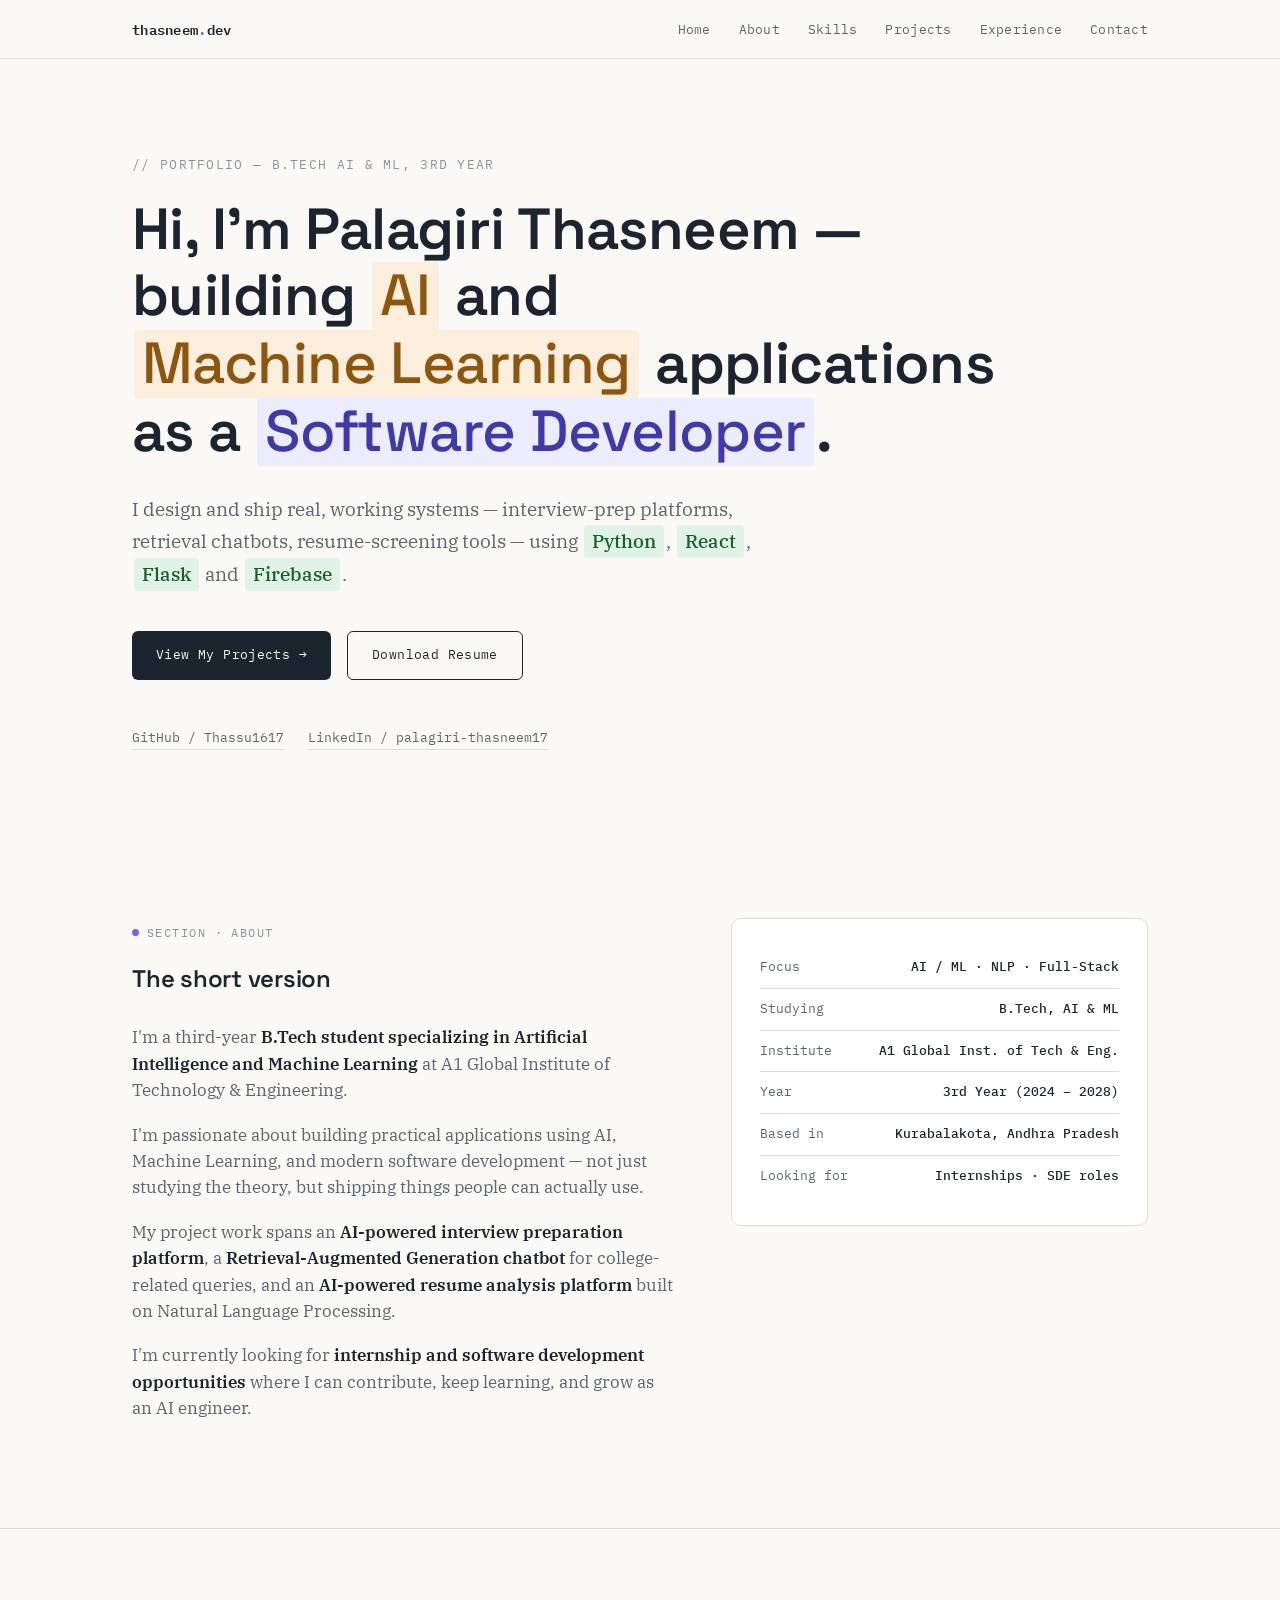
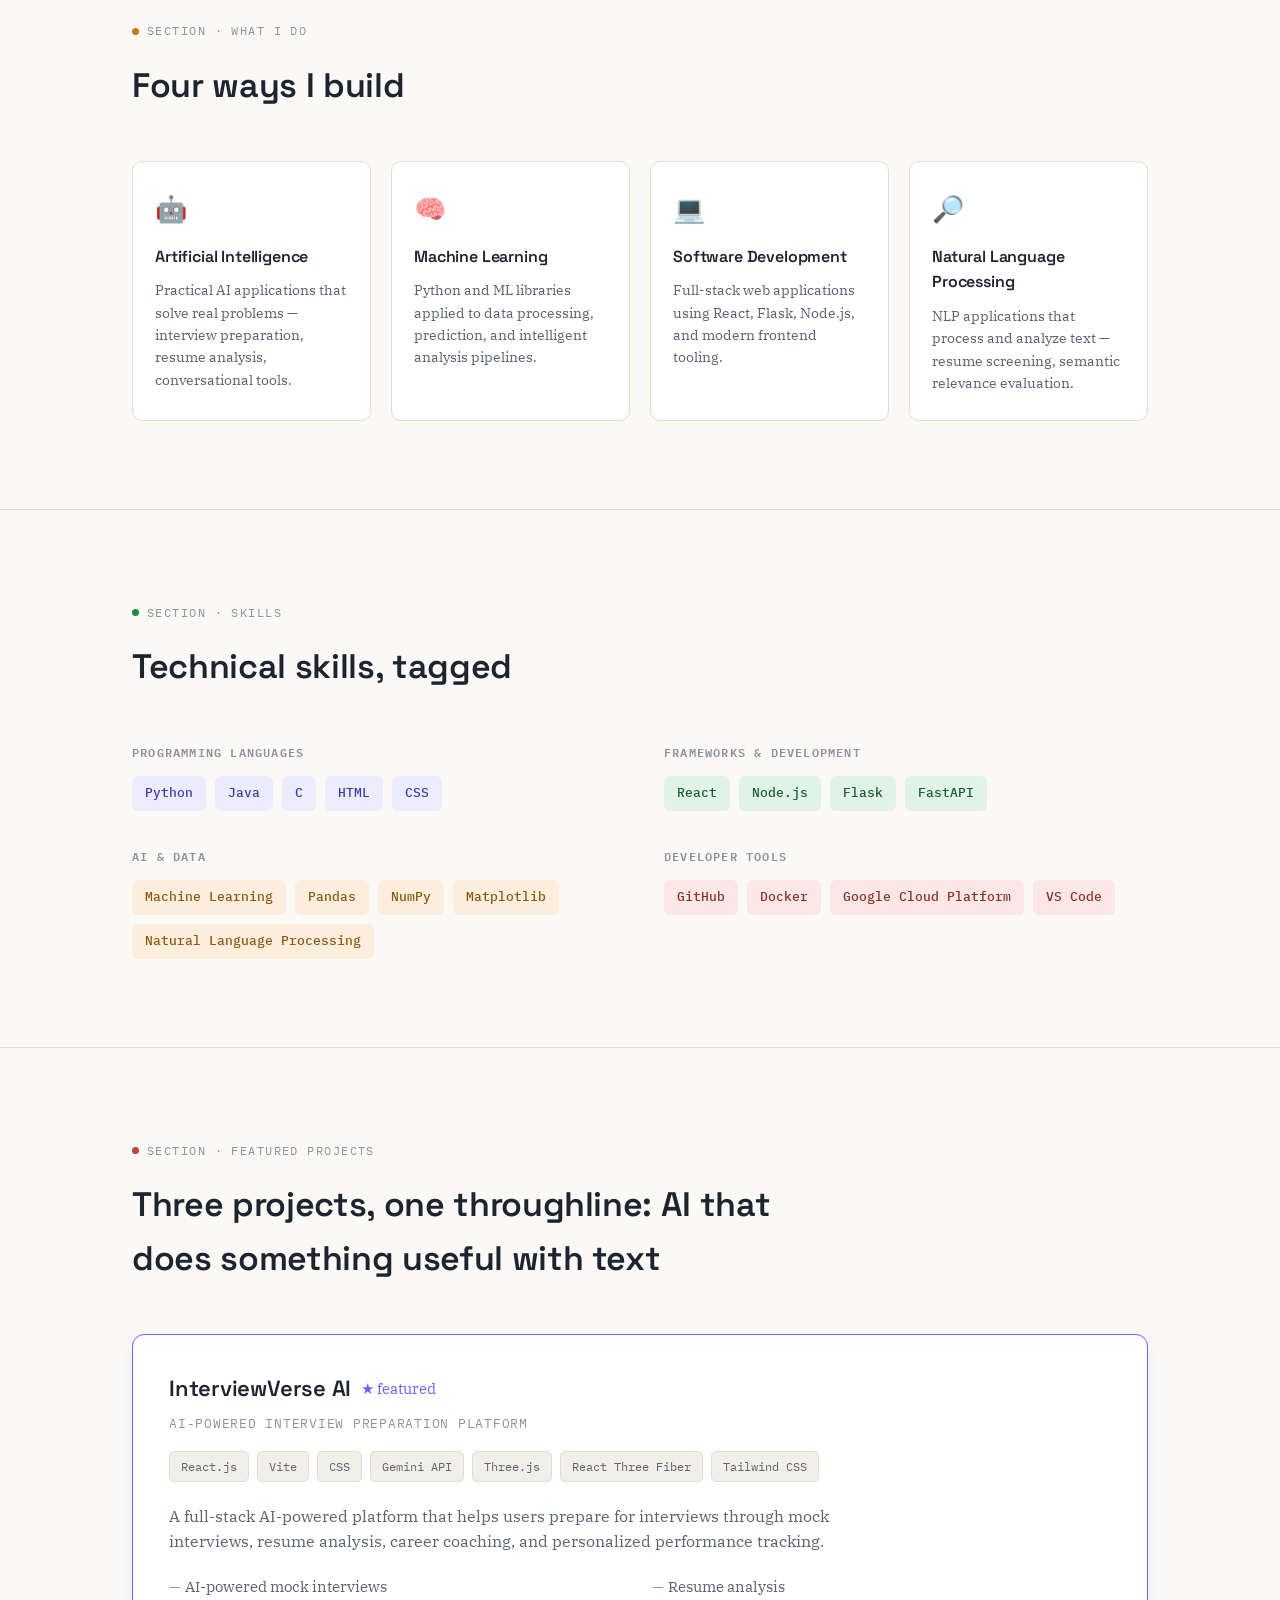
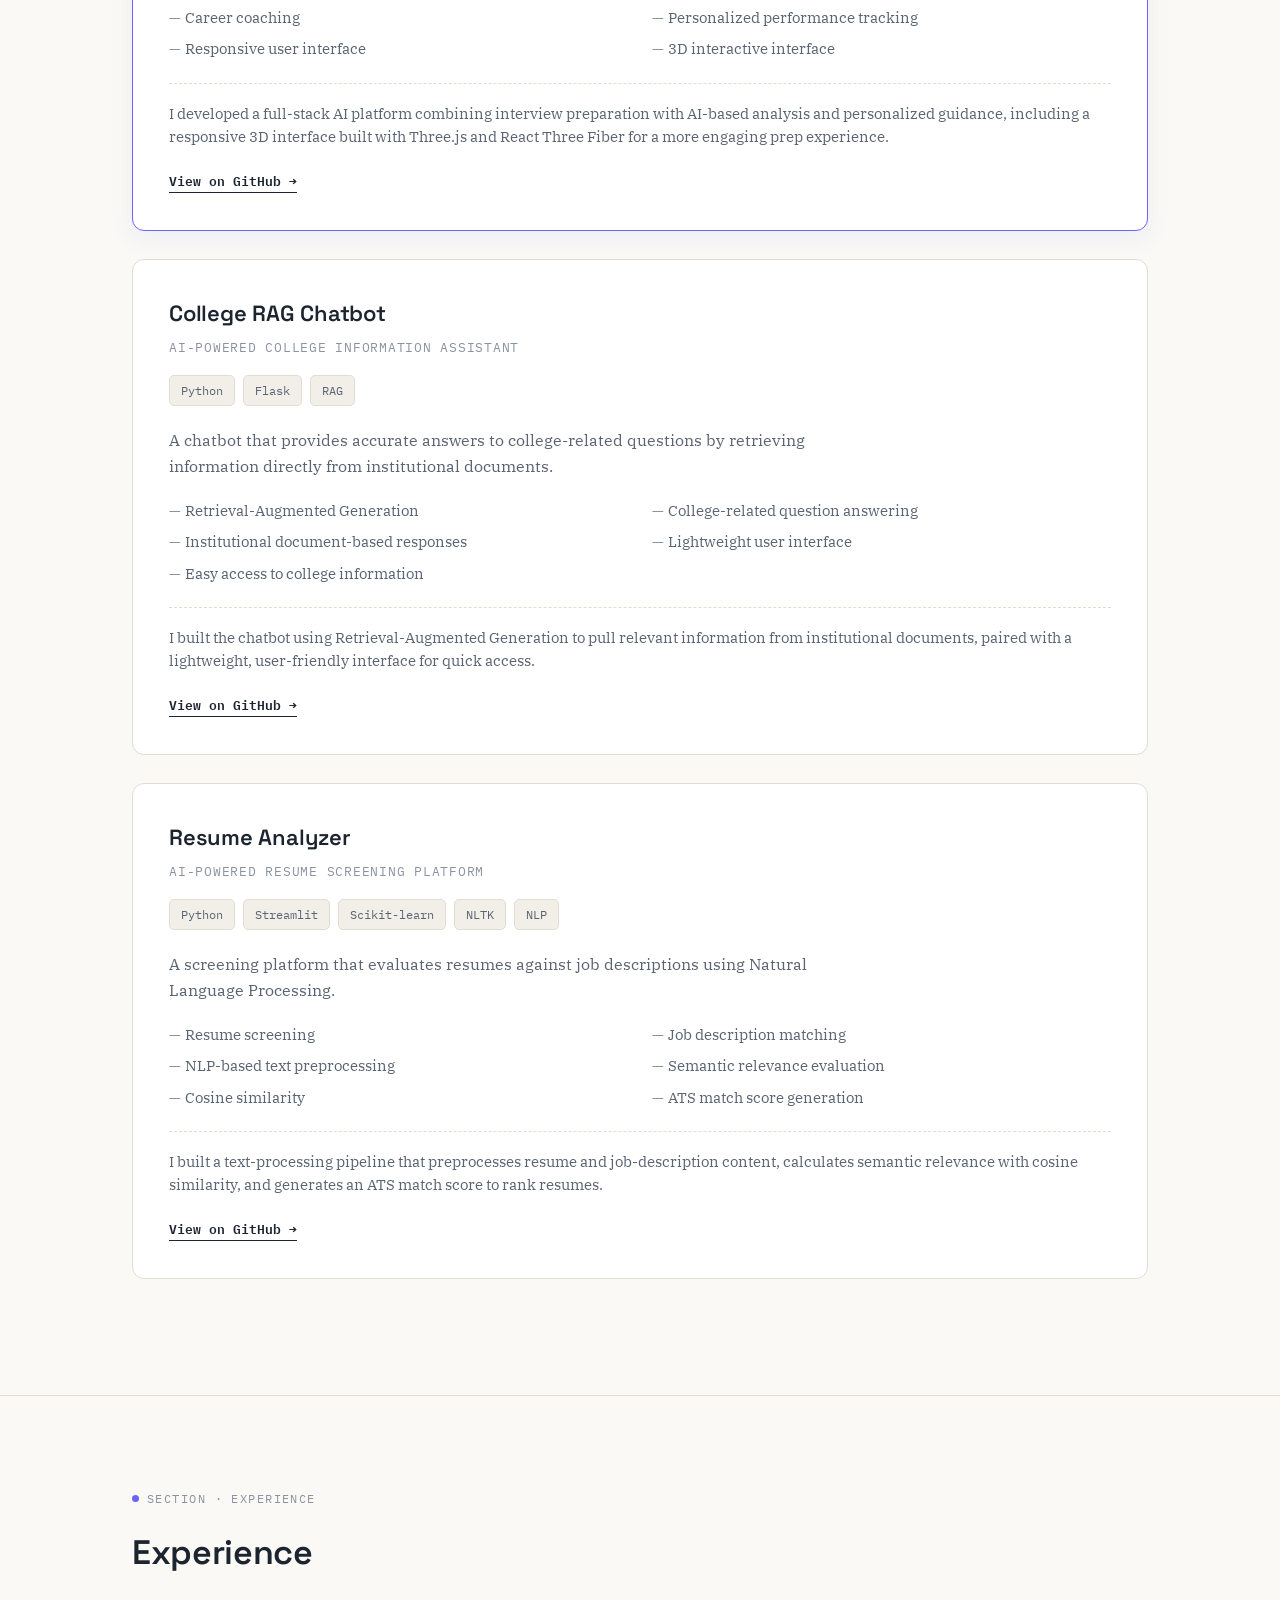
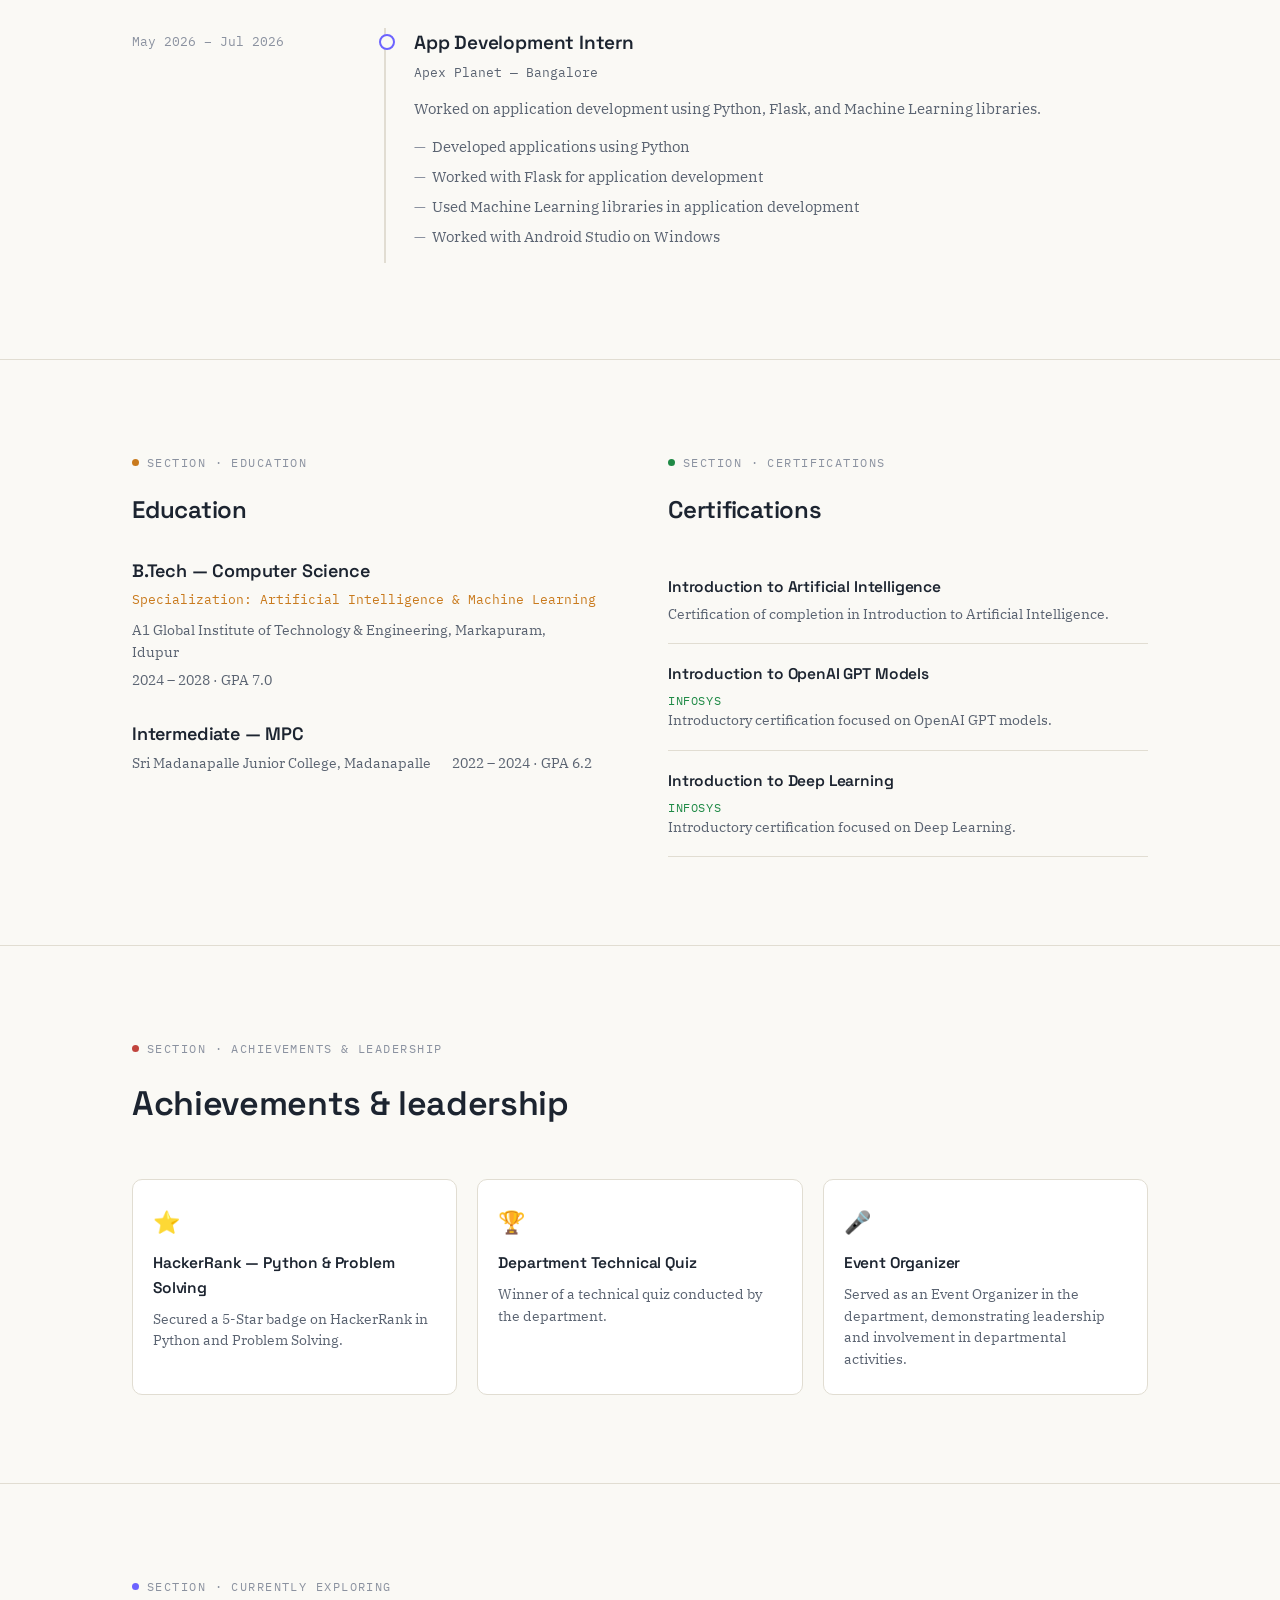
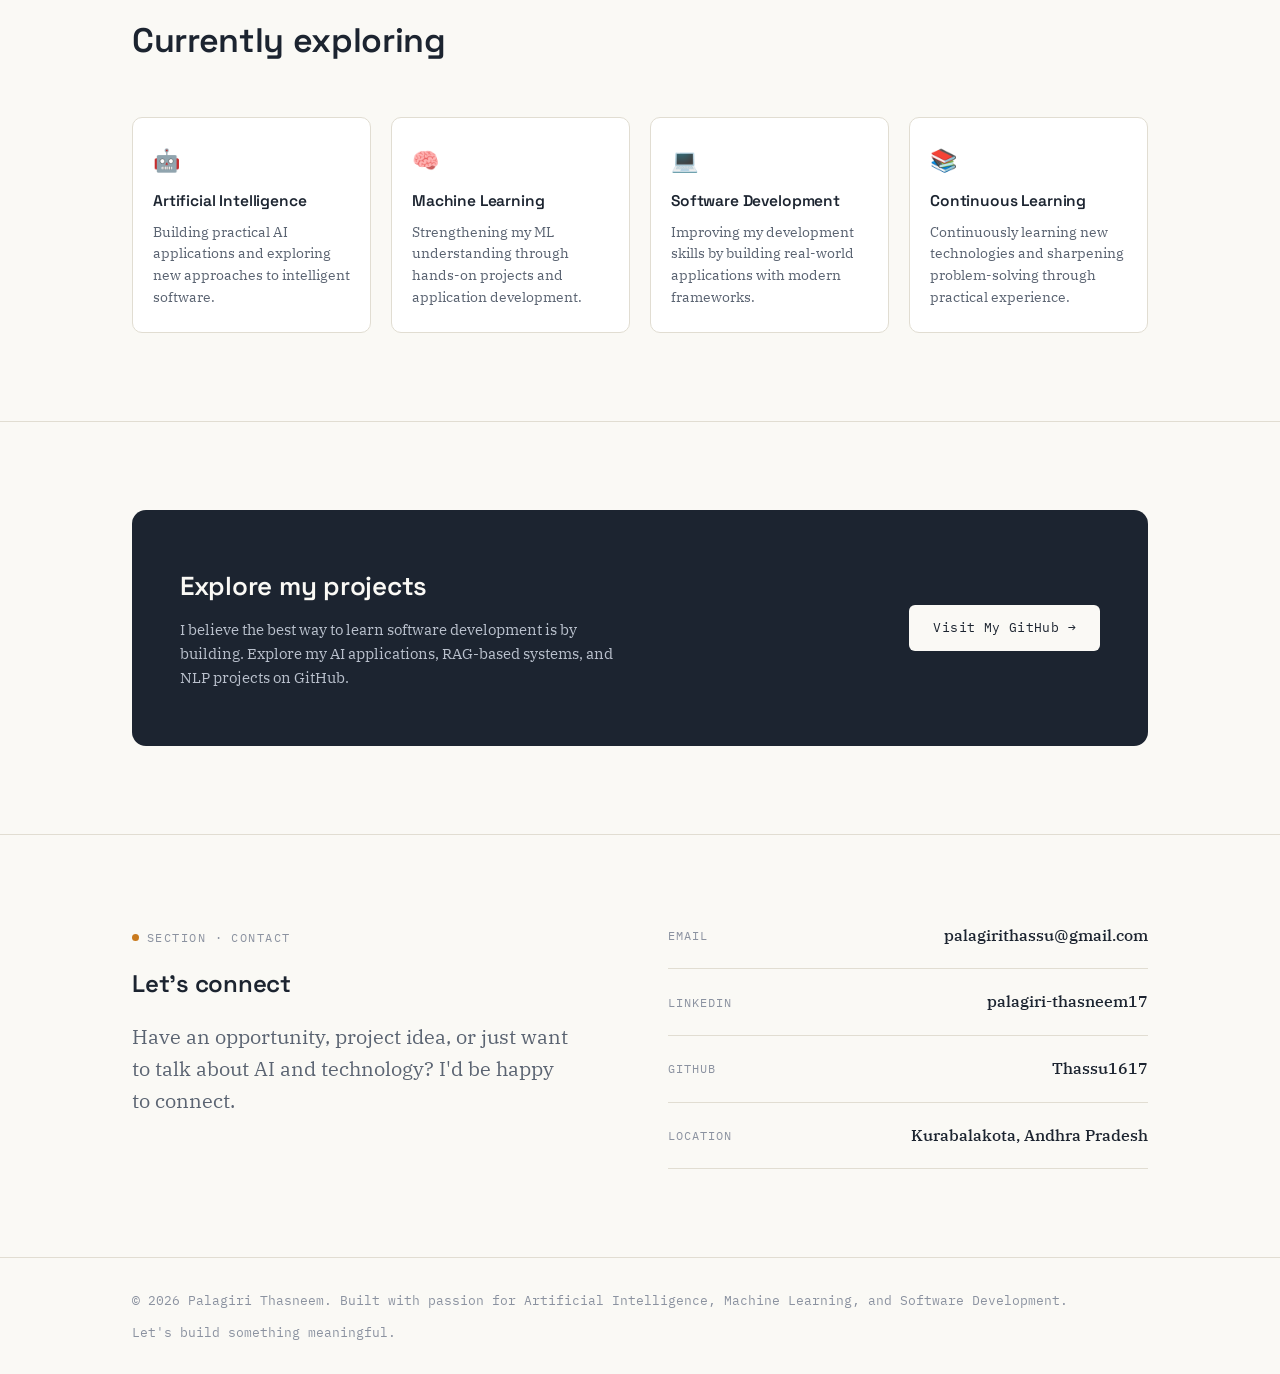
<file: Portfolio1/portfolio.html>
<!DOCTYPE html>
<html lang="en">
<head>
<meta charset="UTF-8">
<meta name="viewport" content="width=device-width, initial-scale=1.0">
<title>Palagiri Thasneem — AI & Machine Learning Student</title>
<link rel="preconnect" href="https://fonts.googleapis.com">
<link rel="preconnect" href="https://fonts.gstatic.com" crossorigin>
<link href="https://fonts.googleapis.com/css2?family=Space+Grotesk:wght@400;500;600;700&family=IBM+Plex+Serif:ital,wght@0,400;0,500;0,600;1,400&family=IBM+Plex+Mono:wght@400;500;600&display=swap" rel="stylesheet">
<style>
  :root{
    --paper:#FAF9F5;
    --paper-alt:#F1EFE8;
    --card:#FFFFFF;
    --ink:#1C2430;
    --ink-soft:#5B6472;
    --ink-faint:#8B92A0;
    --line:#E1DDD2;

    --role:#6C63FF;    --role-bg:#EDECFF;
    --tool:#1F8A46;    --tool-bg:#E1F3E6;
    --domain:#C97A1D;  --domain-bg:#FBEEDC;
    --proj:#C1443D;    --proj-bg:#FBE7E5;

    --font-display:'Space Grotesk', sans-serif;
    --font-body:'IBM Plex Serif', serif;
    --font-mono:'IBM Plex Mono', monospace;
  }

  *{margin:0;padding:0;box-sizing:border-box;}

  html{scroll-behavior:smooth;}

  body{
    background:var(--paper);
    color:var(--ink);
    font-family:var(--font-body);
    line-height:1.6;
    font-size:16px;
    -webkit-font-smoothing:antialiased;
  }

  a{color:inherit;text-decoration:none;}

  .wrap{max-width:1080px;margin:0 auto;padding:0 32px;}

  h1,h2,h3,h4{font-family:var(--font-display);font-weight:600;letter-spacing:-0.01em;color:var(--ink);}

  /* ---------- Entity tag motif ---------- */
  .ent{
    position:relative;
    display:inline-block;
    padding:1px 8px 2px;
    border-radius:4px;
    margin:0 2px;
    font-weight:500;
    white-space:nowrap;
  }
  .ent-label{display:none;}
  .ent-role{background:var(--role-bg);color:#3F3AA8;}
  .ent-tool{background:var(--tool-bg);color:#175E32;}
  .ent-domain{background:var(--domain-bg);color:#8C560F;}
  .ent-proj{background:var(--proj-bg);color:#8A2E29;}

  .ent{opacity:0;animation:tagIn 0.5s ease forwards;}
  @keyframes tagIn{
    from{opacity:0;transform:translateY(4px);}
    to{opacity:1;transform:translateY(0);}
  }

  .section-tag{
    display:inline-flex;
    align-items:center;
    gap:8px;
    font-family:var(--font-mono);
    font-size:12px;
    letter-spacing:0.12em;
    text-transform:uppercase;
    color:var(--ink-faint);
    margin-bottom:18px;
  }
  .section-tag .dot{width:7px;height:7px;border-radius:50%;display:inline-block;}

  /* ---------- Nav ---------- */
  nav{
    position:sticky;top:0;z-index:50;
    background:rgba(250,249,245,0.88);
    backdrop-filter:blur(8px);
    border-bottom:1px solid var(--line);
  }
  nav .wrap{
    display:flex;align-items:center;justify-content:space-between;
    padding:16px 32px;
  }
  .brand{font-family:var(--font-mono);font-size:14px;font-weight:600;letter-spacing:0.02em;}
  .brand .dot{color:var(--role);}
  .navlinks{display:flex;gap:28px;list-style:none;}
  .navlinks a{
    font-family:var(--font-mono);font-size:13px;color:var(--ink-soft);
    letter-spacing:0.02em;
    padding-bottom:2px;
    border-bottom:1px solid transparent;
    transition:border-color 0.2s, color 0.2s;
  }
  .navlinks a:hover{color:var(--ink);border-color:var(--role);}
  .nav-toggle{display:none;background:none;border:none;font-family:var(--font-mono);font-size:20px;color:var(--ink);cursor:pointer;}

  @media (max-width:760px){
    .navlinks{
      position:fixed;top:57px;left:0;right:0;
      background:var(--paper);border-bottom:1px solid var(--line);
      flex-direction:column;gap:0;
      max-height:0;overflow:hidden;
      transition:max-height 0.3s ease;
    }
    .navlinks.open{max-height:400px;}
    .navlinks a{display:block;padding:14px 32px;border-bottom:1px solid var(--line);}
    .nav-toggle{display:block;}
  }

  /* ---------- Hero ---------- */
  .hero{padding:96px 0 80px;background:var(--paper);}
  .hero .eyebrow{
    font-family:var(--font-mono);font-size:13px;color:var(--ink-faint);
    letter-spacing:0.1em;text-transform:uppercase;margin-bottom:22px;
  }
  .hero h1{
    font-size:clamp(36px,5.5vw,58px);
    line-height:1.12;
    max-width:900px;
    margin-bottom:28px;
  }
  .hero .lede{
    font-family:var(--font-body);
    font-size:19px;
    color:var(--ink-soft);
    max-width:640px;
    margin-bottom:40px;
  }
  .hero-actions{display:flex;gap:16px;flex-wrap:wrap;margin-bottom:48px;}
  .btn{
    font-family:var(--font-mono);font-size:13px;letter-spacing:0.03em;
    padding:13px 24px;border-radius:6px;
    display:inline-flex;align-items:center;gap:8px;
    transition:transform 0.15s ease, box-shadow 0.15s ease;
  }
  .btn-primary{background:var(--ink);color:var(--paper);}
  .btn-primary:hover{transform:translateY(-2px);box-shadow:0 6px 16px rgba(28,36,48,0.25);}
  .btn-outline{border:1px solid var(--ink);color:var(--ink);}
  .btn-outline:hover{transform:translateY(-2px);background:var(--ink);color:var(--paper);}

  .hero-links{display:flex;gap:24px;font-family:var(--font-mono);font-size:13px;color:var(--ink-soft);flex-wrap:wrap;}
  .hero-links a{border-bottom:1px solid var(--line);}
  .hero-links a:hover{color:var(--role);border-color:var(--role);}

  /* ---------- Section shell ---------- */
  section{padding:88px 0;border-top:1px solid var(--line);}
  section:first-of-type{border-top:none;}
  .section-head{margin-bottom:48px;}
  .section-head h2{font-size:clamp(26px,3.5vw,34px);max-width:640px;}

  /* ---------- About ---------- */
  .about-grid{display:grid;grid-template-columns:1.3fr 1fr;gap:56px;align-items:start;}
  .about-text p{margin-bottom:18px;color:var(--ink-soft);font-size:16.5px;max-width:560px;}
  .about-text strong{color:var(--ink);font-weight:600;}
  .about-card{
    background:var(--card);border:1px solid var(--line);border-radius:10px;
    padding:28px;font-family:var(--font-mono);font-size:13px;
  }
  .about-card .row{display:flex;justify-content:space-between;padding:10px 0;border-bottom:1px solid var(--line);color:var(--ink-soft);}
  .about-card .row:last-child{border-bottom:none;}
  .about-card .row span:last-child{color:var(--ink);font-weight:500;text-align:right;}

  @media (max-width:760px){.about-grid{grid-template-columns:1fr;}}

  /* ---------- What I do ---------- */
  .do-grid{display:grid;grid-template-columns:repeat(4,1fr);gap:20px;}
  .do-card{
    background:var(--card);border:1px solid var(--line);border-radius:10px;padding:26px 22px;
    transition:transform 0.2s ease, border-color 0.2s ease;
  }
  .do-card:hover{transform:translateY(-4px);border-color:var(--ink-faint);}
  .do-card .icon{font-size:26px;margin-bottom:14px;display:block;}
  .do-card h3{font-size:16px;margin-bottom:10px;}
  .do-card p{font-size:14px;color:var(--ink-soft);}
  @media (max-width:900px){.do-grid{grid-template-columns:1fr 1fr;}}
  @media (max-width:520px){.do-grid{grid-template-columns:1fr;}}

  /* ---------- Skills ---------- */
  .skills-groups{display:grid;grid-template-columns:1fr 1fr;gap:36px 48px;}
  .skill-group h4{
    font-family:var(--font-mono);font-size:12px;letter-spacing:0.1em;text-transform:uppercase;
    color:var(--ink-faint);margin-bottom:14px;font-weight:600;
  }
  .chip-row{display:flex;flex-wrap:wrap;gap:9px;}
  .chip{
    font-family:var(--font-mono);font-size:13px;padding:7px 13px;border-radius:6px;font-weight:500;
  }
  @media (max-width:700px){.skills-groups{grid-template-columns:1fr;}}

  /* ---------- Projects ---------- */
  .project-card{
    background:var(--card);border:1px solid var(--line);border-radius:12px;
    padding:36px;margin-bottom:28px;
  }
  .project-card.featured{border-color:var(--role);box-shadow:0 8px 24px rgba(108,99,255,0.08);}
  .project-top{display:flex;justify-content:space-between;align-items:flex-start;gap:20px;flex-wrap:wrap;margin-bottom:6px;}
  .project-title{display:flex;align-items:center;gap:10px;}
  .project-title h3{font-size:22px;}
  .star{color:var(--role);font-size:15px;}
  .project-sub{font-family:var(--font-mono);font-size:12.5px;color:var(--ink-faint);text-transform:uppercase;letter-spacing:0.06em;margin-bottom:18px;}
  .project-desc{color:var(--ink-soft);max-width:680px;margin-bottom:20px;font-size:16px;}
  .stack-row{display:flex;flex-wrap:wrap;gap:8px;margin-bottom:22px;}
  .stack-chip{
    font-family:var(--font-mono);font-size:12px;padding:5px 11px;border-radius:5px;
    background:var(--paper-alt);color:var(--ink-soft);border:1px solid var(--line);
  }
  .feat-list{list-style:none;display:grid;grid-template-columns:1fr 1fr;gap:8px 24px;margin-bottom:22px;}
  .feat-list li{font-size:14.5px;color:var(--ink-soft);padding-left:16px;position:relative;}
  .feat-list li::before{content:"—";position:absolute;left:0;color:var(--ink-faint);}
  .project-built{font-size:14.5px;color:var(--ink-soft);border-top:1px dashed var(--line);padding-top:18px;margin-bottom:20px;}
  .project-link{
    font-family:var(--font-mono);font-size:13px;font-weight:600;
    display:inline-flex;align-items:center;gap:6px;color:var(--ink);
    border-bottom:1px solid var(--ink);
  }
  .project-link:hover{color:var(--role);border-color:var(--role);}
  @media (max-width:600px){.feat-list{grid-template-columns:1fr;}}

  /* ---------- Experience timeline ---------- */
  .timeline-item{display:grid;grid-template-columns:220px 1fr;gap:32px;padding-bottom:8px;}
  .timeline-item .tl-date{font-family:var(--font-mono);font-size:13px;color:var(--ink-faint);padding-top:4px;}
  .tl-body{border-left:2px solid var(--line);padding-left:28px;position:relative;padding-bottom:8px;}
  .tl-body::before{
    content:"";position:absolute;left:-7px;top:6px;width:12px;height:12px;border-radius:50%;
    background:var(--paper);border:2px solid var(--role);
  }
  .tl-body h3{font-size:19px;margin-bottom:4px;}
  .tl-org{font-family:var(--font-mono);font-size:13px;color:var(--ink-soft);margin-bottom:14px;}
  .tl-body ul{list-style:none;}
  .tl-body li{font-size:15px;color:var(--ink-soft);padding-left:18px;position:relative;margin-bottom:6px;}
  .tl-body li::before{content:"—";position:absolute;left:0;color:var(--ink-faint);}
  @media (max-width:640px){.timeline-item{grid-template-columns:1fr;} .tl-date{padding-left:28px;}}

  /* ---------- Education & Certs ---------- */
  .split-grid{display:grid;grid-template-columns:1fr 1fr;gap:56px;}
  .edu-card{margin-bottom:28px;}
  .edu-card h3{font-size:18px;margin-bottom:4px;}
  .edu-card .field{color:var(--domain);font-family:var(--font-mono);font-size:13px;margin-bottom:8px;}
  .edu-card .meta{font-size:14px;color:var(--ink-soft);display:flex;justify-content:space-between;flex-wrap:wrap;gap:6px;max-width:460px;}
  .cert-card{padding:18px 0;border-bottom:1px solid var(--line);}
  .cert-card:first-child{padding-top:0;}
  .cert-card h4{font-size:15.5px;margin-bottom:4px;}
  .cert-card p{font-size:13.5px;color:var(--ink-soft);}
  .cert-card .provider{font-family:var(--font-mono);font-size:12px;color:var(--tool);text-transform:uppercase;letter-spacing:0.05em;}
  @media (max-width:760px){.split-grid{grid-template-columns:1fr;}}

  /* ---------- Achievements / Exploring ---------- */
  .achieve-grid,.explore-grid{display:grid;grid-template-columns:repeat(3,1fr);gap:20px;}
  .explore-grid{grid-template-columns:repeat(4,1fr);}
  .achieve-card,.explore-card{
    background:var(--card);border:1px solid var(--line);border-radius:10px;padding:24px 20px;
  }
  .achieve-card .icon,.explore-card .icon{font-size:22px;display:block;margin-bottom:12px;}
  .achieve-card h3,.explore-card h3{font-size:15.5px;margin-bottom:8px;}
  .achieve-card p,.explore-card p{font-size:13.5px;color:var(--ink-soft);}
  @media (max-width:900px){.achieve-grid{grid-template-columns:1fr 1fr;} .explore-grid{grid-template-columns:1fr 1fr;}}
  @media (max-width:520px){.achieve-grid,.explore-grid{grid-template-columns:1fr;}}

  /* ---------- GitHub CTA ---------- */
  .gh-band{
    background:var(--ink);color:var(--paper);border-radius:14px;padding:56px 48px;
    display:flex;justify-content:space-between;align-items:center;gap:32px;flex-wrap:wrap;
  }
  .gh-band h2{color:var(--paper);font-size:26px;max-width:480px;margin-bottom:10px;}
  .gh-band p{color:#B9C0CC;max-width:460px;font-size:15px;}
  .gh-band .btn-primary{background:var(--paper);color:var(--ink);}
  .gh-band .btn-primary:hover{box-shadow:0 6px 16px rgba(0,0,0,0.3);}

  /* ---------- Contact ---------- */
  .contact-grid{display:grid;grid-template-columns:1fr 1fr;gap:56px;}
  .contact-lede{font-size:20px;color:var(--ink-soft);max-width:440px;margin-bottom:0;}
  .contact-list{display:flex;flex-direction:column;gap:0;}
  .contact-row{
    display:flex;justify-content:space-between;align-items:center;
    padding:20px 0;border-bottom:1px solid var(--line);
  }
  .contact-row:first-child{padding-top:0;}
  .contact-row .label{font-family:var(--font-mono);font-size:12px;color:var(--ink-faint);text-transform:uppercase;letter-spacing:0.08em;}
  .contact-row .value{font-size:16px;font-weight:500;}
  .contact-row a.value:hover{color:var(--role);}
  @media (max-width:760px){.contact-grid{grid-template-columns:1fr;}}

  footer{border-top:1px solid var(--line);padding:32px 0;}
  footer .wrap{display:flex;justify-content:space-between;align-items:center;flex-wrap:wrap;gap:12px;}
  footer p{font-family:var(--font-mono);font-size:12.5px;color:var(--ink-faint);}

  @media (prefers-reduced-motion: reduce){
    *{animation-duration:0.001ms !important;animation-iteration-count:1 !important;transition-duration:0.001ms !important;}
    html{scroll-behavior:auto;}
  }

  :focus-visible{outline:2px solid var(--role);outline-offset:3px;}
</style>
</head>
<body>

<nav>
  <div class="wrap">
    <a href="#home" class="brand">thasneem<span class="dot">.</span>dev</a>
    <button class="nav-toggle" id="navToggle" aria-label="Toggle menu">☰</button>
    <ul class="navlinks" id="navLinks">
      <li><a href="#home">Home</a></li>
      <li><a href="#about">About</a></li>
      <li><a href="#skills">Skills</a></li>
      <li><a href="#projects">Projects</a></li>
      <li><a href="#experience">Experience</a></li>
      <li><a href="#contact">Contact</a></li>
    </ul>
  </div>
</nav>

<!-- HERO -->
<header class="hero" id="home">
  <div class="wrap">
    <div class="eyebrow">// Portfolio — B.Tech AI &amp; ML, 3rd Year</div>
    <h1 id="heroLine">
      Hi, I'm Palagiri Thasneem — building
      <span class="ent ent-domain">AI</span> and
      <span class="ent ent-domain">Machine Learning</span>
      applications as a
      <span class="ent ent-role">Software Developer</span>.
    </h1>
    <p class="lede">I design and ship real, working systems — interview-prep platforms, retrieval chatbots, resume-screening tools — using
      <span class="ent ent-tool">Python</span>,
      <span class="ent ent-tool">React</span>,
      <span class="ent ent-tool">Flask</span> and
      <span class="ent ent-tool">Firebase</span>.
    </p>
    <div class="hero-actions">
      <a href="#projects" class="btn btn-primary">View My Projects →</a>
      <a href="#" class="btn btn-outline" id="resumeBtn">Download Resume</a>
    </div>
    <div class="hero-links">
      <a href="https://github.com/Thassu1617" target="_blank" rel="noopener">GitHub / Thassu1617</a>
      <a href="https://www.linkedin.com/in/palagiri-thasneem17" target="_blank" rel="noopener">LinkedIn / palagiri-thasneem17</a>
    </div>
  </div>
</header>

<!-- ABOUT -->
<section id="about">
  <div class="wrap">
    <div class="about-grid">
      <div class="about-text">
        <div class="section-tag"><span class="dot" style="background:var(--role)"></span>section · about</div>
        <h2 style="margin-bottom:26px;">The short version</h2>
        <p>I'm a third-year <strong>B.Tech student specializing in Artificial Intelligence and Machine Learning</strong> at A1 Global Institute of Technology &amp; Engineering.</p>
        <p>I'm passionate about building practical applications using AI, Machine Learning, and modern software development — not just studying the theory, but shipping things people can actually use.</p>
        <p>My project work spans an <strong>AI-powered interview preparation platform</strong>, a <strong>Retrieval-Augmented Generation chatbot</strong> for college-related queries, and an <strong>AI-powered resume analysis platform</strong> built on Natural Language Processing.</p>
        <p>I'm currently looking for <strong>internship and software development opportunities</strong> where I can contribute, keep learning, and grow as an AI engineer.</p>
      </div>
      <div class="about-card">
        <div class="row"><span>Focus</span><span>AI / ML · NLP · Full-Stack</span></div>
        <div class="row"><span>Studying</span><span>B.Tech, AI &amp; ML</span></div>
        <div class="row"><span>Institute</span><span>A1 Global Inst. of Tech &amp; Eng.</span></div>
        <div class="row"><span>Year</span><span>3rd Year (2024 – 2028)</span></div>
        <div class="row"><span>Based in</span><span>Kurabalakota, Andhra Pradesh</span></div>
        <div class="row"><span>Looking for</span><span>Internships · SDE roles</span></div>
      </div>
    </div>
  </div>
</section>

<!-- WHAT I DO -->
<section id="what">
  <div class="wrap">
    <div class="section-head">
      <div class="section-tag"><span class="dot" style="background:var(--domain)"></span>section · what i do</div>
      <h2>Four ways I build</h2>
    </div>
    <div class="do-grid">
      <div class="do-card">
        <span class="icon">🤖</span>
        <h3>Artificial Intelligence</h3>
        <p>Practical AI applications that solve real problems — interview preparation, resume analysis, conversational tools.</p>
      </div>
      <div class="do-card">
        <span class="icon">🧠</span>
        <h3>Machine Learning</h3>
        <p>Python and ML libraries applied to data processing, prediction, and intelligent analysis pipelines.</p>
      </div>
      <div class="do-card">
        <span class="icon">💻</span>
        <h3>Software Development</h3>
        <p>Full-stack web applications using React, Flask, Node.js, and modern frontend tooling.</p>
      </div>
      <div class="do-card">
        <span class="icon">🔎</span>
        <h3>Natural Language Processing</h3>
        <p>NLP applications that process and analyze text — resume screening, semantic relevance evaluation.</p>
      </div>
    </div>
  </div>
</section>

<!-- SKILLS -->
<section id="skills">
  <div class="wrap">
    <div class="section-head">
      <div class="section-tag"><span class="dot" style="background:var(--tool)"></span>section · skills</div>
      <h2>Technical skills, tagged</h2>
    </div>
    <div class="skills-groups">
      <div class="skill-group">
        <h4>Programming Languages</h4>
        <div class="chip-row">
          <span class="chip" style="background:var(--role-bg);color:#3F3AA8;">Python</span>
          <span class="chip" style="background:var(--role-bg);color:#3F3AA8;">Java</span>
          <span class="chip" style="background:var(--role-bg);color:#3F3AA8;">C</span>
          <span class="chip" style="background:var(--role-bg);color:#3F3AA8;">HTML</span>
          <span class="chip" style="background:var(--role-bg);color:#3F3AA8;">CSS</span>
        </div>
      </div>
      <div class="skill-group">
        <h4>Frameworks &amp; Development</h4>
        <div class="chip-row">
          <span class="chip" style="background:var(--tool-bg);color:#175E32;">React</span>
          <span class="chip" style="background:var(--tool-bg);color:#175E32;">Node.js</span>
          <span class="chip" style="background:var(--tool-bg);color:#175E32;">Flask</span>
          <span class="chip" style="background:var(--tool-bg);color:#175E32;">FastAPI</span>
        </div>
      </div>
      <div class="skill-group">
        <h4>AI &amp; Data</h4>
        <div class="chip-row">
          <span class="chip" style="background:var(--domain-bg);color:#8C560F;">Machine Learning</span>
          <span class="chip" style="background:var(--domain-bg);color:#8C560F;">Pandas</span>
          <span class="chip" style="background:var(--domain-bg);color:#8C560F;">NumPy</span>
          <span class="chip" style="background:var(--domain-bg);color:#8C560F;">Matplotlib</span>
          <span class="chip" style="background:var(--domain-bg);color:#8C560F;">Natural Language Processing</span>
        </div>
      </div>
      <div class="skill-group">
        <h4>Developer Tools</h4>
        <div class="chip-row">
          <span class="chip" style="background:var(--proj-bg);color:#8A2E29;">GitHub</span>
          <span class="chip" style="background:var(--proj-bg);color:#8A2E29;">Docker</span>
          <span class="chip" style="background:var(--proj-bg);color:#8A2E29;">Google Cloud Platform</span>
          <span class="chip" style="background:var(--proj-bg);color:#8A2E29;">VS Code</span>
        </div>
      </div>
    </div>
  </div>
</section>

<!-- PROJECTS -->
<section id="projects">
  <div class="wrap">
    <div class="section-head">
      <div class="section-tag"><span class="dot" style="background:var(--proj)"></span>section · featured projects</div>
      <h2>Three projects, one throughline: AI that does something useful with text</h2>
    </div>

    <div class="project-card featured">
      <div class="project-top">
        <div class="project-title">
          <h3>InterviewVerse AI</h3>
          <span class="star">★ featured</span>
        </div>
      </div>
      <div class="project-sub">AI-Powered Interview Preparation Platform</div>
      <div class="stack-row">
        <span class="stack-chip">React.js</span><span class="stack-chip">Vite</span><span class="stack-chip">CSS</span>
        <span class="stack-chip">Gemini API</span><span class="stack-chip">Three.js</span>
        <span class="stack-chip">React Three Fiber</span><span class="stack-chip">Tailwind CSS</span>
      </div>
      <p class="project-desc">A full-stack AI-powered platform that helps users prepare for interviews through mock interviews, resume analysis, career coaching, and personalized performance tracking.</p>
      <ul class="feat-list">
        <li>AI-powered mock interviews</li>
        <li>Resume analysis</li>
        <li>Career coaching</li>
        <li>Personalized performance tracking</li>
        <li>Responsive user interface</li>
        <li>3D interactive interface</li>
      </ul>
      <p class="project-built">I developed a full-stack AI platform combining interview preparation with AI-based analysis and personalized guidance, including a responsive 3D interface built with Three.js and React Three Fiber for a more engaging prep experience.</p>
      <a class="project-link" href="https://github.com/Thassu1617/interview-with-ai" target="_blank" rel="noopener">View on GitHub →</a>
    </div>

    <div class="project-card">
      <div class="project-top">
        <div class="project-title"><h3>College RAG Chatbot</h3></div>
      </div>
      <div class="project-sub">AI-Powered College Information Assistant</div>
      <div class="stack-row">
        <span class="stack-chip">Python</span><span class="stack-chip">Flask</span><span class="stack-chip">RAG</span>
      </div>
      <p class="project-desc">A chatbot that provides accurate answers to college-related questions by retrieving information directly from institutional documents.</p>
      <ul class="feat-list">
        <li>Retrieval-Augmented Generation</li>
        <li>College-related question answering</li>
        <li>Institutional document-based responses</li>
        <li>Lightweight user interface</li>
        <li>Easy access to college information</li>
      </ul>
      <p class="project-built">I built the chatbot using Retrieval-Augmented Generation to pull relevant information from institutional documents, paired with a lightweight, user-friendly interface for quick access.</p>
      <a class="project-link" href="https://github.com/Thassu1617/COLLEGE_RAG_CHATBOT" target="_blank" rel="noopener">View on GitHub →</a>
    </div>

    <div class="project-card">
      <div class="project-top">
        <div class="project-title"><h3>Resume Analyzer</h3></div>
      </div>
      <div class="project-sub">AI-Powered Resume Screening Platform</div>
      <div class="stack-row">
        <span class="stack-chip">Python</span><span class="stack-chip">Streamlit</span>
        <span class="stack-chip">Scikit-learn</span><span class="stack-chip">NLTK</span><span class="stack-chip">NLP</span>
      </div>
      <p class="project-desc">A screening platform that evaluates resumes against job descriptions using Natural Language Processing.</p>
      <ul class="feat-list">
        <li>Resume screening</li>
        <li>Job description matching</li>
        <li>NLP-based text preprocessing</li>
        <li>Semantic relevance evaluation</li>
        <li>Cosine similarity</li>
        <li>ATS match score generation</li>
      </ul>
      <p class="project-built">I built a text-processing pipeline that preprocesses resume and job-description content, calculates semantic relevance with cosine similarity, and generates an ATS match score to rank resumes.</p>
      <a class="project-link" href="https://github.com/Thassu1617/Resume-Analyzer" target="_blank" rel="noopener">View on GitHub →</a>
    </div>
  </div>
</section>

<!-- EXPERIENCE -->
<section id="experience">
  <div class="wrap">
    <div class="section-head">
      <div class="section-tag"><span class="dot" style="background:var(--role)"></span>section · experience</div>
      <h2>Experience</h2>
    </div>
    <div class="timeline-item">
      <div class="tl-date">May 2026 – Jul 2026</div>
      <div class="tl-body">
        <h3>App Development Intern</h3>
        <div class="tl-org">Apex Planet — Bangalore</div>
        <p style="color:var(--ink-soft);font-size:15px;margin-bottom:14px;">Worked on application development using Python, Flask, and Machine Learning libraries.</p>
        <ul>
          <li>Developed applications using Python</li>
          <li>Worked with Flask for application development</li>
          <li>Used Machine Learning libraries in application development</li>
          <li>Worked with Android Studio on Windows</li>
        </ul>
      </div>
    </div>
  </div>
</section>

<!-- EDUCATION + CERTIFICATIONS -->
<section id="education">
  <div class="wrap">
    <div class="split-grid">
      <div>
        <div class="section-tag"><span class="dot" style="background:var(--domain)"></span>section · education</div>
        <h2 style="margin-bottom:28px;">Education</h2>

        <div class="edu-card">
          <h3>B.Tech — Computer Science</h3>
          <div class="field">Specialization: Artificial Intelligence &amp; Machine Learning</div>
          <div class="meta">
            <span>A1 Global Institute of Technology &amp; Engineering, Markapuram, Idupur</span>
            <span>2024 – 2028 · GPA 7.0</span>
          </div>
        </div>

        <div class="edu-card">
          <h3>Intermediate — MPC</h3>
          <div class="meta">
            <span>Sri Madanapalle Junior College, Madanapalle</span>
            <span>2022 – 2024 · GPA 6.2</span>
          </div>
        </div>
      </div>

      <div>
        <div class="section-tag"><span class="dot" style="background:var(--tool)"></span>section · certifications</div>
        <h2 style="margin-bottom:28px;">Certifications</h2>

        <div class="cert-card">
          <h4>Introduction to Artificial Intelligence</h4>
          <p>Certification of completion in Introduction to Artificial Intelligence.</p>
        </div>
        <div class="cert-card">
          <h4>Introduction to OpenAI GPT Models</h4>
          <div class="provider">Infosys</div>
          <p>Introductory certification focused on OpenAI GPT models.</p>
        </div>
        <div class="cert-card">
          <h4>Introduction to Deep Learning</h4>
          <div class="provider">Infosys</div>
          <p>Introductory certification focused on Deep Learning.</p>
        </div>
      </div>
    </div>
  </div>
</section>

<!-- ACHIEVEMENTS -->
<section id="achievements">
  <div class="wrap">
    <div class="section-head">
      <div class="section-tag"><span class="dot" style="background:var(--proj)"></span>section · achievements &amp; leadership</div>
      <h2>Achievements &amp; leadership</h2>
    </div>
    <div class="achieve-grid">
      <div class="achieve-card">
        <span class="icon">⭐</span>
        <h3>HackerRank — Python &amp; Problem Solving</h3>
        <p>Secured a 5-Star badge on HackerRank in Python and Problem Solving.</p>
      </div>
      <div class="achieve-card">
        <span class="icon">🏆</span>
        <h3>Department Technical Quiz</h3>
        <p>Winner of a technical quiz conducted by the department.</p>
      </div>
      <div class="achieve-card">
        <span class="icon">🎤</span>
        <h3>Event Organizer</h3>
        <p>Served as an Event Organizer in the department, demonstrating leadership and involvement in departmental activities.</p>
      </div>
    </div>
  </div>
</section>

<!-- CURRENTLY EXPLORING -->
<section id="exploring">
  <div class="wrap">
    <div class="section-head">
      <div class="section-tag"><span class="dot" style="background:var(--role)"></span>section · currently exploring</div>
      <h2>Currently exploring</h2>
    </div>
    <div class="explore-grid">
      <div class="explore-card">
        <span class="icon">🤖</span>
        <h3>Artificial Intelligence</h3>
        <p>Building practical AI applications and exploring new approaches to intelligent software.</p>
      </div>
      <div class="explore-card">
        <span class="icon">🧠</span>
        <h3>Machine Learning</h3>
        <p>Strengthening my ML understanding through hands-on projects and application development.</p>
      </div>
      <div class="explore-card">
        <span class="icon">💻</span>
        <h3>Software Development</h3>
        <p>Improving my development skills by building real-world applications with modern frameworks.</p>
      </div>
      <div class="explore-card">
        <span class="icon">📚</span>
        <h3>Continuous Learning</h3>
        <p>Continuously learning new technologies and sharpening problem-solving through practical experience.</p>
      </div>
    </div>
  </div>
</section>

<!-- GITHUB CTA -->
<section id="github">
  <div class="wrap">
    <div class="gh-band">
      <div>
        <h2>Explore my projects</h2>
        <p>I believe the best way to learn software development is by building. Explore my AI applications, RAG-based systems, and NLP projects on GitHub.</p>
      </div>
      <a href="https://github.com/Thassu1617" target="_blank" rel="noopener" class="btn btn-primary">Visit My GitHub →</a>
    </div>
  </div>
</section>

<!-- CONTACT -->
<section id="contact">
  <div class="wrap">
    <div class="contact-grid">
      <div>
        <div class="section-tag"><span class="dot" style="background:var(--domain)"></span>section · contact</div>
        <h2 style="margin-bottom:18px;">Let's connect</h2>
        <p class="contact-lede">Have an opportunity, project idea, or just want to talk about AI and technology? I'd be happy to connect.</p>
      </div>
      <div class="contact-list">
        <div class="contact-row">
          <span class="label">Email</span>
          <a class="value" href="mailto:palagirithassu@gmail.com">palagirithassu@gmail.com</a>
        </div>
        <div class="contact-row">
          <span class="label">LinkedIn</span>
          <a class="value" href="https://www.linkedin.com/in/palagiri-thasneem17" target="_blank" rel="noopener">palagiri-thasneem17</a>
        </div>
        <div class="contact-row">
          <span class="label">GitHub</span>
          <a class="value" href="https://github.com/Thassu1617" target="_blank" rel="noopener">Thassu1617</a>
        </div>
        <div class="contact-row">
          <span class="label">Location</span>
          <span class="value">Kurabalakota, Andhra Pradesh</span>
        </div>
      </div>
    </div>
  </div>
</section>

<footer>
  <div class="wrap">
    <p>© 2026 Palagiri Thasneem. Built with passion for Artificial Intelligence, Machine Learning, and Software Development.</p>
    <p>Let's build something meaningful.</p>
  </div>
</footer>

<script>
  // Mobile nav toggle
  const navToggle = document.getElementById('navToggle');
  const navLinks = document.getElementById('navLinks');
  navToggle.addEventListener('click', () => navLinks.classList.toggle('open'));
  navLinks.querySelectorAll('a').forEach(a => a.addEventListener('click', () => navLinks.classList.remove('open')));

  // Stagger the entity-tag reveal in the hero on load
  document.querySelectorAll('#heroLine .ent, .hero .lede .ent').forEach((el, i) => {
    el.style.animationDelay = (0.15 * i) + 's';
  });

  // Resume button: no file attached, so give a graceful nudge instead of a dead link
  document.getElementById('resumeBtn').addEventListener('click', (e) => {
    e.preventDefault();
    alert('Add a link to your resume PDF here (e.g. Google Drive or a /resume.pdf file) to make this button live.');
  });
</script>

</body>
</html>
</file>
